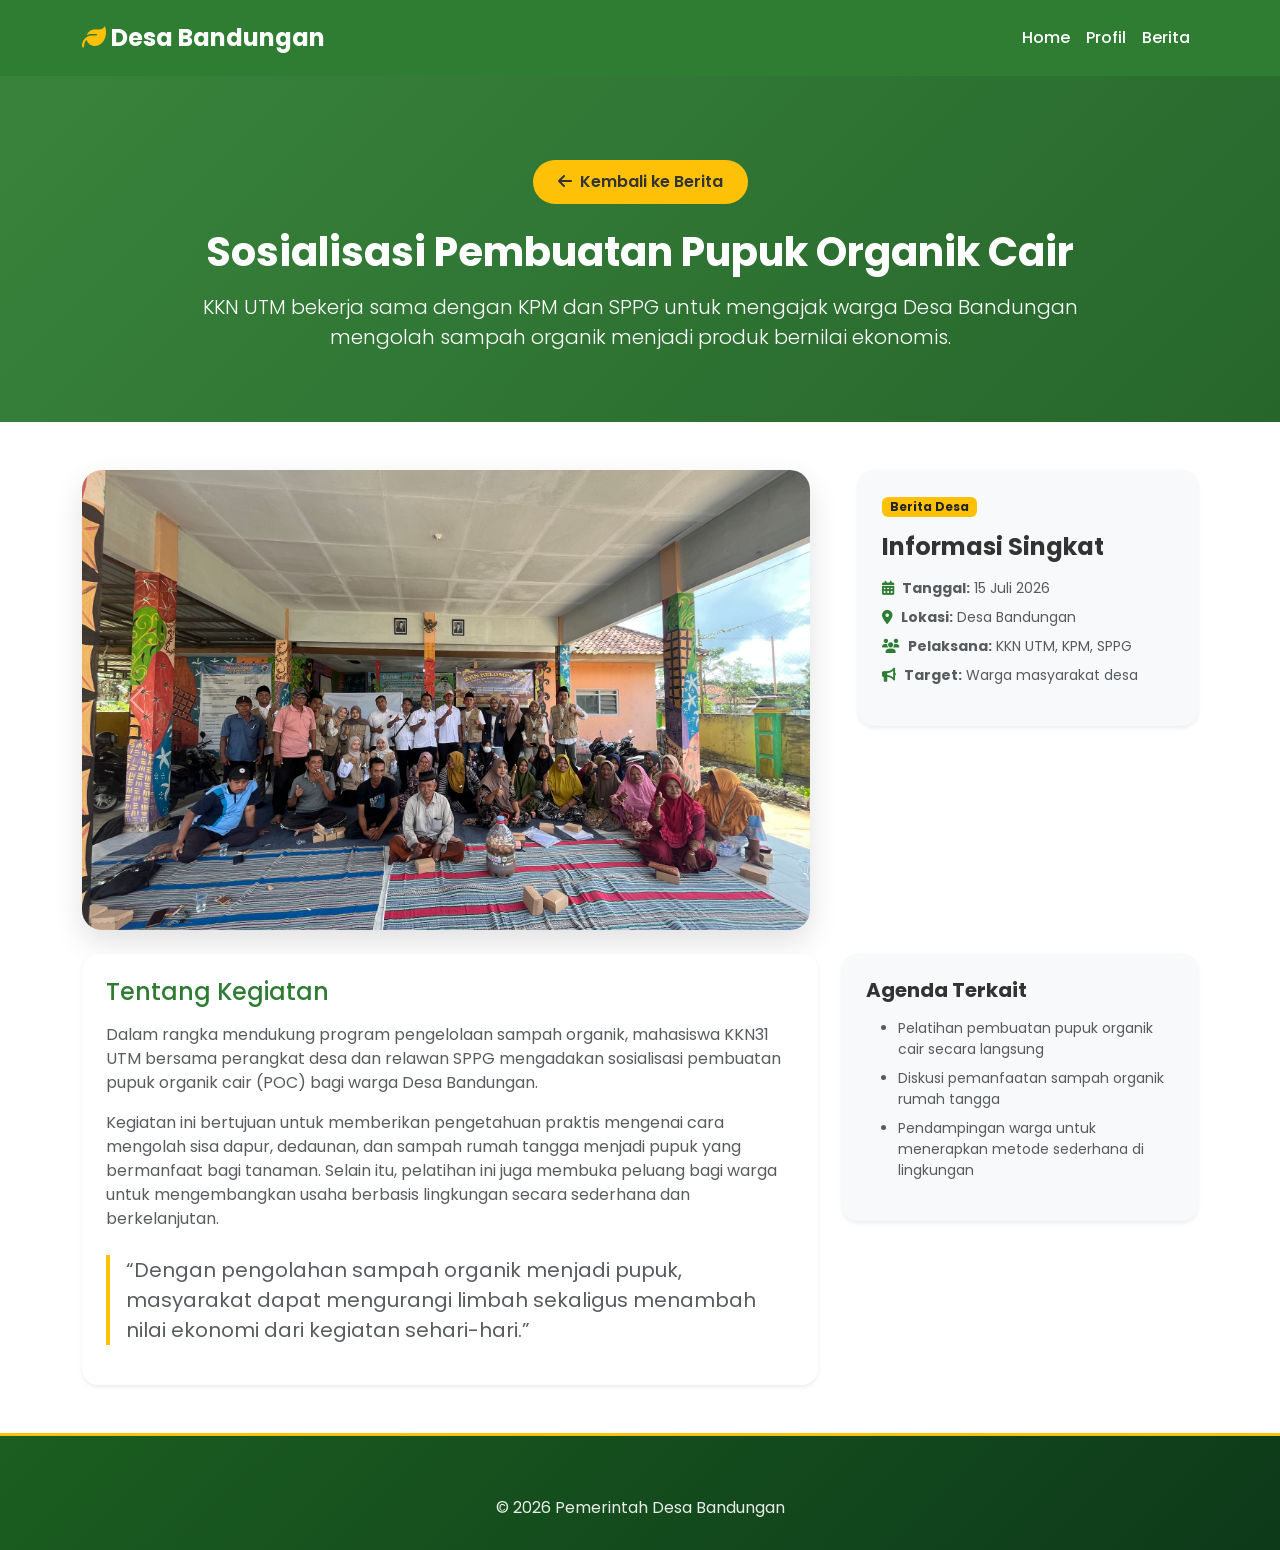
<file: berita-sosialisasi-pupuk.html>
<!DOCTYPE html>
<html lang="id">
<head>
    <meta charset="UTF-8">
    <meta name="viewport" content="width=device-width, initial-scale=1.0">
    <title>Sosialisasi Pembuatan Pupuk Organik Cair - Desa Bandungan</title>
    <meta name="description" content="Detail berita sosialisasi pembuatan pupuk organik cair di Desa Bandungan.">

    <link rel="preconnect" href="https://fonts.googleapis.com">
    <link rel="preconnect" href="https://fonts.gstatic.com" crossorigin>
    <link href="https://fonts.googleapis.com/css2?family=Poppins:wght@300;400;500;600;700&display=swap" rel="stylesheet">
    <link href="https://cdn.jsdelivr.net/npm/bootstrap@5.3.2/dist/css/bootstrap.min.css" rel="stylesheet">
    <link rel="stylesheet" href="https://cdnjs.cloudflare.com/ajax/libs/font-awesome/6.4.2/css/all.min.css">
    <link rel="stylesheet" href="styles.css">
</head>
<body>
    <nav class="navbar navbar-expand-lg navbar-dark fixed-top" id="mainNav">
        <div class="container">
            <a class="navbar-brand" href="index.html"><i class="fas fa-leaf text-accent" style="color:var(--accent-color)"></i> Desa Bandungan</a>
            <button class="navbar-toggler" type="button" data-bs-toggle="collapse" data-bs-target="#navbarNav">
                <span class="navbar-toggler-icon"></span>
            </button>
            <div class="collapse navbar-collapse" id="navbarNav">
                <ul class="navbar-nav ms-auto">
                    <li class="nav-item"><a class="nav-link" href="index.html#home">Home</a></li>
                    <li class="nav-item"><a class="nav-link" href="index.html#profil">Profil</a></li>
                    <li class="nav-item"><a class="nav-link" href="index.html#berita">Berita</a></li>
                </ul>
            </div>
        </div>
    </nav>

    <section class="news-detail-hero">
        <div class="container">
            <div class="row justify-content-center">
                <div class="col-lg-10 text-center">
                    <a href="index.html#berita" class="btn btn-accent mb-4"><i class="fas fa-arrow-left me-2"></i>Kembali ke Berita</a>
                    <h1 class="display-6 fw-bold mb-3">Sosialisasi Pembuatan Pupuk Organik Cair</h1>
                    <p class="lead mb-0">KKN UTM bekerja sama dengan KPM dan SPPG untuk mengajak warga Desa Bandungan mengolah sampah organik menjadi produk bernilai ekonomis.</p>
                </div>
            </div>
        </div>
    </section>

    <section class="py-5">
        <div class="container">
            <div class="row g-5 align-items-start">
                <div class="col-lg-8">
                    <div class="news-detail-card">
                        <div id="beritaCarousel" class="carousel slide" data-bs-ride="carousel">
                            <div class="carousel-inner">
                                <div class="carousel-item active">
                                    <img src="Berita/berita1.JPG" class="d-block w-100" alt="Sosialisasi pembuatan pupuk organik cair" style="max-height: 460px; object-fit: cover;">
                                </div>
                                <div class="carousel-item">
                                    <img src="Berita/berita1_2.JPG" class="d-block w-100" alt="Dokumentasi kegiatan sosialisasi" style="max-height: 460px; object-fit: cover;">
                                </div>
                                <div class="carousel-item">
                                    <img src="Berita/berita1_3.JPG" class="d-block w-100" alt="Peserta mengikuti pelatihan" style="max-height: 460px; object-fit: cover;">
                                </div>
                            </div>
                            <button class="carousel-control-prev" type="button" data-bs-target="#beritaCarousel" data-bs-slide="prev">
                                <span class="carousel-control-prev-icon" aria-hidden="true"></span>
                                <span class="visually-hidden">Sebelumnya</span>
                            </button>
                            <button class="carousel-control-next" type="button" data-bs-target="#beritaCarousel" data-bs-slide="next">
                                <span class="carousel-control-next-icon" aria-hidden="true"></span>
                                <span class="visually-hidden">Berikutnya</span>
                            </button>
                        </div>
                    </div>
                </div>
                <div class="col-lg-4">
                    <div class="p-4 rounded-4 shadow-sm bg-light h-100">
                        <span class="badge bg-warning text-dark mb-3">Berita Desa</span>
                        <h2 class="h4 fw-bold mb-3">Informasi Singkat</h2>
                        <ul class="list-unstyled text-muted small">
                            <li class="mb-2"><i class="fas fa-calendar-alt me-2 text-primary-custom"></i><strong>Tanggal:</strong> 15 Juli 2026</li>
                            <li class="mb-2"><i class="fas fa-map-marker-alt me-2 text-primary-custom"></i><strong>Lokasi:</strong> Desa Bandungan</li>
                            <li class="mb-2"><i class="fas fa-users me-2 text-primary-custom"></i><strong>Pelaksana:</strong> KKN UTM, KPM, SPPG</li>
                            <li class="mb-2"><i class="fas fa-bullhorn me-2 text-primary-custom"></i><strong>Target:</strong> Warga masyarakat desa</li>
                        </ul>
                    </div>
                </div>
            </div>

            <div class="row mt-4">
                <div class="col-lg-8">
                    <article class="p-4 rounded-4 shadow-sm bg-white">
                        <h3 class="h4 text-primary-custom mb-3">Tentang Kegiatan</h3>
                        <p class="text-muted">Dalam rangka mendukung program pengelolaan sampah organik, mahasiswa KKN31 UTM bersama perangkat desa dan relawan SPPG mengadakan sosialisasi pembuatan pupuk organik cair (POC) bagi warga Desa Bandungan.</p>
                        <p class="text-muted">Kegiatan ini bertujuan untuk memberikan pengetahuan praktis mengenai cara mengolah sisa dapur, dedaunan, dan sampah rumah tangga menjadi pupuk yang bermanfaat bagi tanaman. Selain itu, pelatihan ini juga membuka peluang bagi warga untuk mengembangkan usaha berbasis lingkungan secara sederhana dan berkelanjutan.</p>
                        <blockquote class="blockquote border-start border-4 border-warning ps-3 mt-4">
                            <p class="mb-0 text-muted">“Dengan pengolahan sampah organik menjadi pupuk, masyarakat dapat mengurangi limbah sekaligus menambah nilai ekonomi dari kegiatan sehari-hari.”</p>
                        </blockquote>
                    </article>
                </div>
                <div class="col-lg-4">
                    <div class="p-4 rounded-4 shadow-sm bg-light">
                        <h4 class="h5 fw-bold mb-3">Agenda Terkait</h4>
                        <ul class="text-muted small">
                            <li class="mb-2">Pelatihan pembuatan pupuk organik cair secara langsung</li>
                            <li class="mb-2">Diskusi pemanfaatan sampah organik rumah tangga</li>
                            <li class="mb-2">Pendampingan warga untuk menerapkan metode sederhana di lingkungan</li>
                        </ul>
                    </div>
                </div>
            </div>
        </div>
    </section>

    <footer>
        <div class="container text-center">
            <p class="mb-0">© 2026 Pemerintah Desa Bandungan</p>
        </div>
    </footer>

    <script src="https://cdn.jsdelivr.net/npm/bootstrap@5.3.2/dist/js/bootstrap.bundle.min.js"></script>
    <script src="script.js"></script>
</body>
</html>
</file>
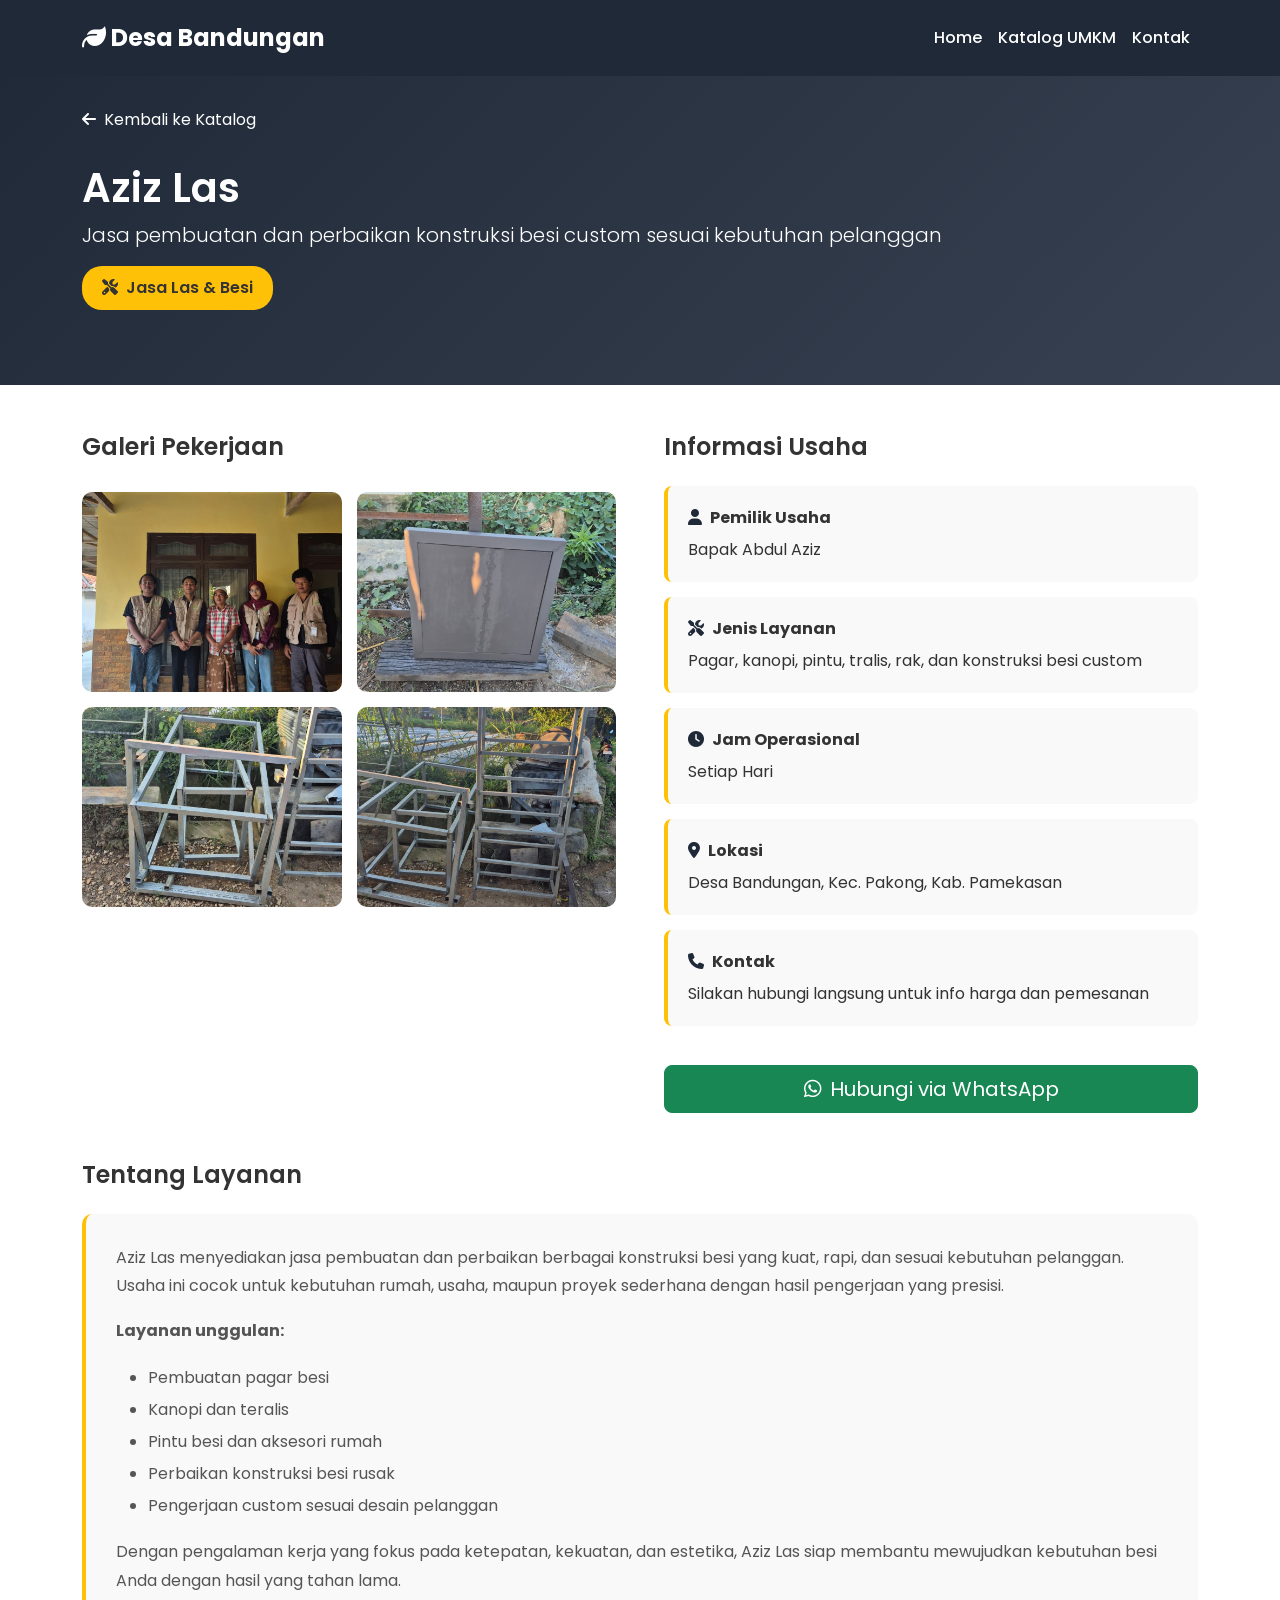
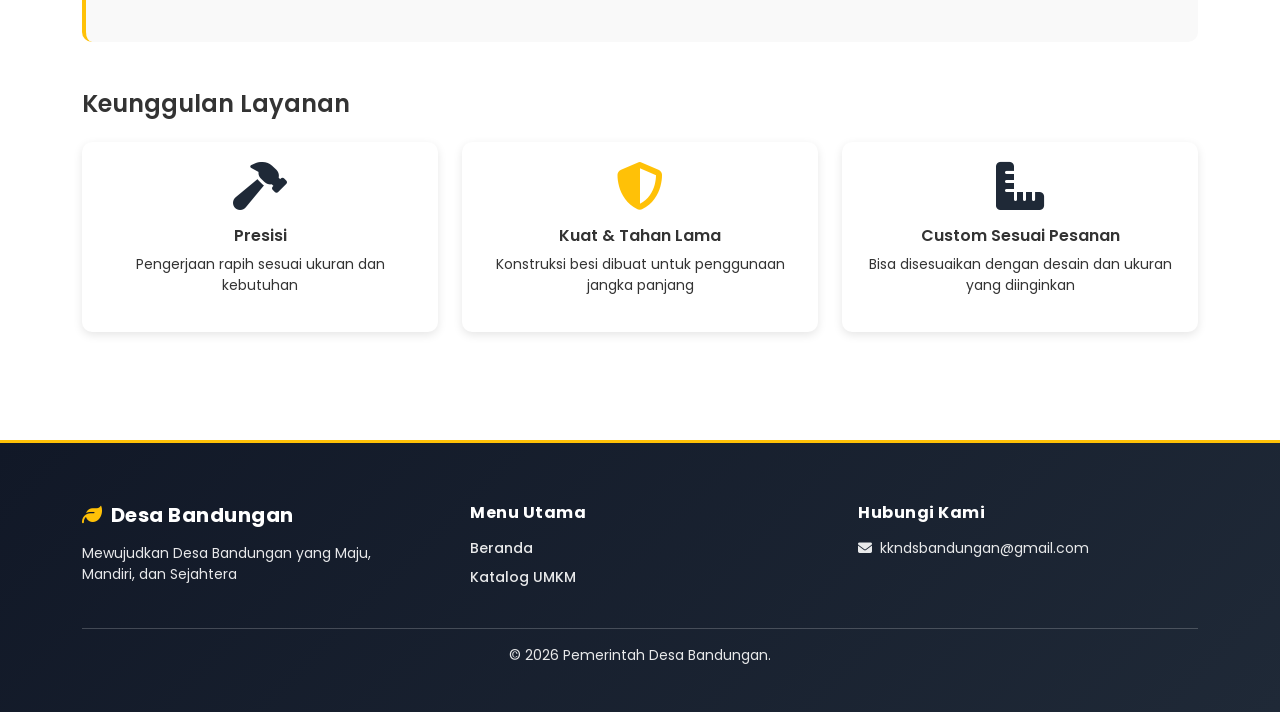
<file: umkm-aziz-las.html>
<!DOCTYPE html>
<html lang="id">
<head>
    <meta charset="UTF-8">
    <meta name="viewport" content="width=device-width, initial-scale=1.0">
    <title>Aziz Las - Desa Bandungan</title>
    <meta name="description" content="Detail usaha Aziz Las, jasa pembuatan dan perbaikan konstruksi besi di Desa Bandungan">

    <link rel="preconnect" href="https://fonts.googleapis.com">
    <link rel="preconnect" href="https://fonts.gstatic.com" crossorigin>
    <link href="https://fonts.googleapis.com/css2?family=Poppins:wght@300;400;500;600;700&display=swap" rel="stylesheet">

    <link href="https://cdn.jsdelivr.net/npm/bootstrap@5.3.2/dist/css/bootstrap.min.css" rel="stylesheet">
    <link rel="stylesheet" href="https://cdnjs.cloudflare.com/ajax/libs/font-awesome/6.4.2/css/all.min.css">
    <link rel="stylesheet" href="styles.css">
    <style>
        .detail-hero {
            background: linear-gradient(135deg, #1f2937 0%, #374151 100%);
            color: white;
            padding: 60px 0;
        }
        .product-gallery {
            display: grid;
            grid-template-columns: repeat(auto-fit, minmax(200px, 1fr));
            gap: 15px;
            margin: 30px 0;
        }
        .product-gallery img {
            width: 100%;
            height: 200px;
            object-fit: cover;
            border-radius: 10px;
            cursor: pointer;
            transition: transform 0.3s ease;
        }
        .product-gallery img:hover {
            transform: scale(1.05);
        }
        .info-card {
            background: #f9f9f9;
            border-left: 4px solid #FFC107;
            padding: 20px;
            border-radius: 8px;
            margin: 15px 0;
        }
        .badge-custom {
            background: #FFC107;
            color: #333;
            padding: 10px 20px;
            border-radius: 20px;
            font-weight: 600;
            display: inline-block;
            margin-bottom: 15px;
        }
    </style>
</head>
<body>
    <nav class="navbar navbar-expand-lg navbar-dark fixed-top" id="mainNav" style="background-color: #1f2937;">
        <div class="container">
            <a class="navbar-brand" href="index.html"><i class="fas fa-leaf"></i> Desa Bandungan</a>
            <button class="navbar-toggler" type="button" data-bs-toggle="collapse" data-bs-target="#navbarNav">
                <span class="navbar-toggler-icon"></span>
            </button>
            <div class="collapse navbar-collapse" id="navbarNav">
                <ul class="navbar-nav ms-auto">
                    <li class="nav-item"><a class="nav-link" href="index.html#home">Home</a></li>
                    <li class="nav-item"><a class="nav-link" href="index.html#umkm">Katalog UMKM</a></li>
                    <li class="nav-item"><a class="nav-link" href="index.html#kontak">Kontak</a></li>
                </ul>
            </div>
        </div>
    </nav>

    <section class="detail-hero mt-5">
        <div class="container">
            <a href="index.html#umkm" class="text-white text-decoration-none mb-3 d-inline-block">
                <i class="fas fa-arrow-left me-2"></i>Kembali ke Katalog
            </a>
            <h1 class="mt-3 mb-2">Aziz Las</h1>
            <p class="lead">Jasa pembuatan dan perbaikan konstruksi besi custom sesuai kebutuhan pelanggan</p>
            <span class="badge-custom"><i class="fas fa-tools me-2"></i>Jasa Las & Besi</span>
        </div>
    </section>

    <section class="py-5">
        <div class="container">
            <div class="row g-5">
                <div class="col-lg-6">
                    <h4 class="mb-4">Galeri Pekerjaan</h4>
                    <div class="product-gallery">
                        <img src="img_umkm4\Las1.jpeg" alt="Pekerjaan las industri">
                        <img src="img_umkm4\las2.jpeg" alt="Pembuatan pagar besi">
                        <img src="img_umkm4\las3.jpeg" alt="Konstruksi kanopi besi">
                        <img src="img_umkm4\las4.jpeg" alt="Konstruksi kanopi besi">
                    </div>
                </div>

                <div class="col-lg-6">
                    <h4 class="mb-4">Informasi Usaha</h4>

                    <div class="info-card">
                        <strong><i class="fas fa-user me-2" style="color: #1f2937;"></i>Pemilik Usaha</strong>
                        <p class="mb-0 mt-2">Bapak Abdul Aziz</p>
                    </div>

                    <div class="info-card">
                        <strong><i class="fas fa-tools me-2" style="color: #1f2937;"></i>Jenis Layanan</strong>
                        <p class="mb-0 mt-2">Pagar, kanopi, pintu, tralis, rak, dan konstruksi besi custom</p>
                    </div>

                    <div class="info-card">
                        <strong><i class="fas fa-clock me-2" style="color: #1f2937;"></i>Jam Operasional</strong>
                        <p class="mb-0 mt-2">Setiap Hari </p>
                    </div>

                    <div class="info-card">
                        <strong><i class="fas fa-map-marker-alt me-2" style="color: #1f2937;"></i>Lokasi</strong>
                        <p class="mb-0 mt-2">Desa Bandungan, Kec. Pakong, Kab. Pamekasan</p>
                    </div>

                    <div class="info-card">
                        <strong><i class="fas fa-phone me-2" style="color: #1f2937;"></i>Kontak</strong>
                        <p class="mb-0 mt-2">Silakan hubungi langsung untuk info harga dan pemesanan</p>
                    </div>

                    <a href="https://wa.me/6285200405879" target="_blank" class="btn btn-success btn-lg w-100 mt-4">
                        <i class="fab fa-whatsapp me-2"></i>Hubungi via WhatsApp
                    </a>
                </div>
            </div>

            <div class="row mt-5">
                <div class="col-lg-12">
                    <h4 class="mb-4">Tentang Layanan</h4>
                    <div style="background: #f9f9f9; padding: 30px; border-radius: 10px; border-left: 4px solid #FFC107;">
                        <p style="line-height: 1.8; color: #555;">
                            Aziz Las menyediakan jasa pembuatan dan perbaikan berbagai konstruksi besi yang kuat, rapi, dan sesuai kebutuhan pelanggan. Usaha ini cocok untuk kebutuhan rumah, usaha, maupun proyek sederhana dengan hasil pengerjaan yang presisi.
                        </p>
                        <p style="line-height: 1.8; color: #555; margin-top: 15px;"><strong>Layanan unggulan:</strong></p>
                        <ul style="line-height: 2; color: #555;">
                            <li>Pembuatan pagar besi</li>
                            <li>Kanopi dan teralis</li>
                            <li>Pintu besi dan aksesori rumah</li>
                            <li>Perbaikan konstruksi besi rusak</li>
                            <li>Pengerjaan custom sesuai desain pelanggan</li>
                        </ul>
                        <p style="line-height: 1.8; color: #555; margin-top: 15px;">
                            Dengan pengalaman kerja yang fokus pada ketepatan, kekuatan, dan estetika, Aziz Las siap membantu mewujudkan kebutuhan besi Anda dengan hasil yang tahan lama.
                        </p>
                    </div>
                </div>
            </div>

            <div class="row mt-5">
                <div class="col-lg-12">
                    <h4 class="mb-4">Keunggulan Layanan</h4>
                    <div class="row g-4">
                        <div class="col-md-4">
                            <div style="background: white; border-radius: 10px; padding: 20px; text-align: center; box-shadow: 0 3px 10px rgba(0,0,0,0.1);">
                                <i class="fas fa-hammer fa-3x mb-3" style="color: #1f2937;"></i>
                                <h6>Presisi</h6>
                                <p class="small">Pengerjaan rapih sesuai ukuran dan kebutuhan</p>
                            </div>
                        </div>
                        <div class="col-md-4">
                            <div style="background: white; border-radius: 10px; padding: 20px; text-align: center; box-shadow: 0 3px 10px rgba(0,0,0,0.1);">
                                <i class="fas fa-shield-alt fa-3x mb-3" style="color: #FFC107;"></i>
                                <h6>Kuat & Tahan Lama</h6>
                                <p class="small">Konstruksi besi dibuat untuk penggunaan jangka panjang</p>
                            </div>
                        </div>
                        <div class="col-md-4">
                            <div style="background: white; border-radius: 10px; padding: 20px; text-align: center; box-shadow: 0 3px 10px rgba(0,0,0,0.1);">
                                <i class="fas fa-ruler-combined fa-3x mb-3" style="color: #1f2937;"></i>
                                <h6>Custom Sesuai Pesanan</h6>
                                <p class="small">Bisa disesuaikan dengan desain dan ukuran yang diinginkan</p>
                            </div>
                        </div>
                    </div>
                </div>
            </div>
        </div>
    </section>

    <footer style="background: linear-gradient(135deg, #111827 0%, #1f2937 100%); color: white; padding: 60px 0 30px; margin-top: 60px;">
        <div class="container">
            <div class="row g-5">
                <div class="col-lg-4">
                    <h5 class="mb-3"><i class="fas fa-leaf me-2" style="color: #FFC107;"></i>Desa Bandungan</h5>
                    <p class="small">Mewujudkan Desa Bandungan yang Maju, Mandiri, dan Sejahtera</p>
                </div>
                <div class="col-lg-4">
                    <h6 class="mb-3">Menu Utama</h6>
                    <ul class="list-unstyled small">
                        <li class="mb-2"><a href="index.html" style="color: white; text-decoration: none;">Beranda</a></li>
                        <li class="mb-2"><a href="index.html#umkm" style="color: white; text-decoration: none;">Katalog UMKM</a></li>
                    </ul>
                </div>
                <div class="col-lg-4">
                    <h6 class="mb-3">Hubungi Kami</h6>
                    <p class="small"><i class="fas fa-envelope me-2"></i>kkndsbandungan@gmail.com</p>
                </div>
            </div>
            <div class="text-center small mt-4 pt-3" style="border-top: 1px solid rgba(255,255,255,0.2);">
                <p>&copy; 2026 Pemerintah Desa Bandungan.</p>
            </div>
        </div>
    </footer>

    <script src="https://cdn.jsdelivr.net/npm/bootstrap@5.3.2/dist/js/bootstrap.bundle.min.js"></script>
</body>
</html>
</file>
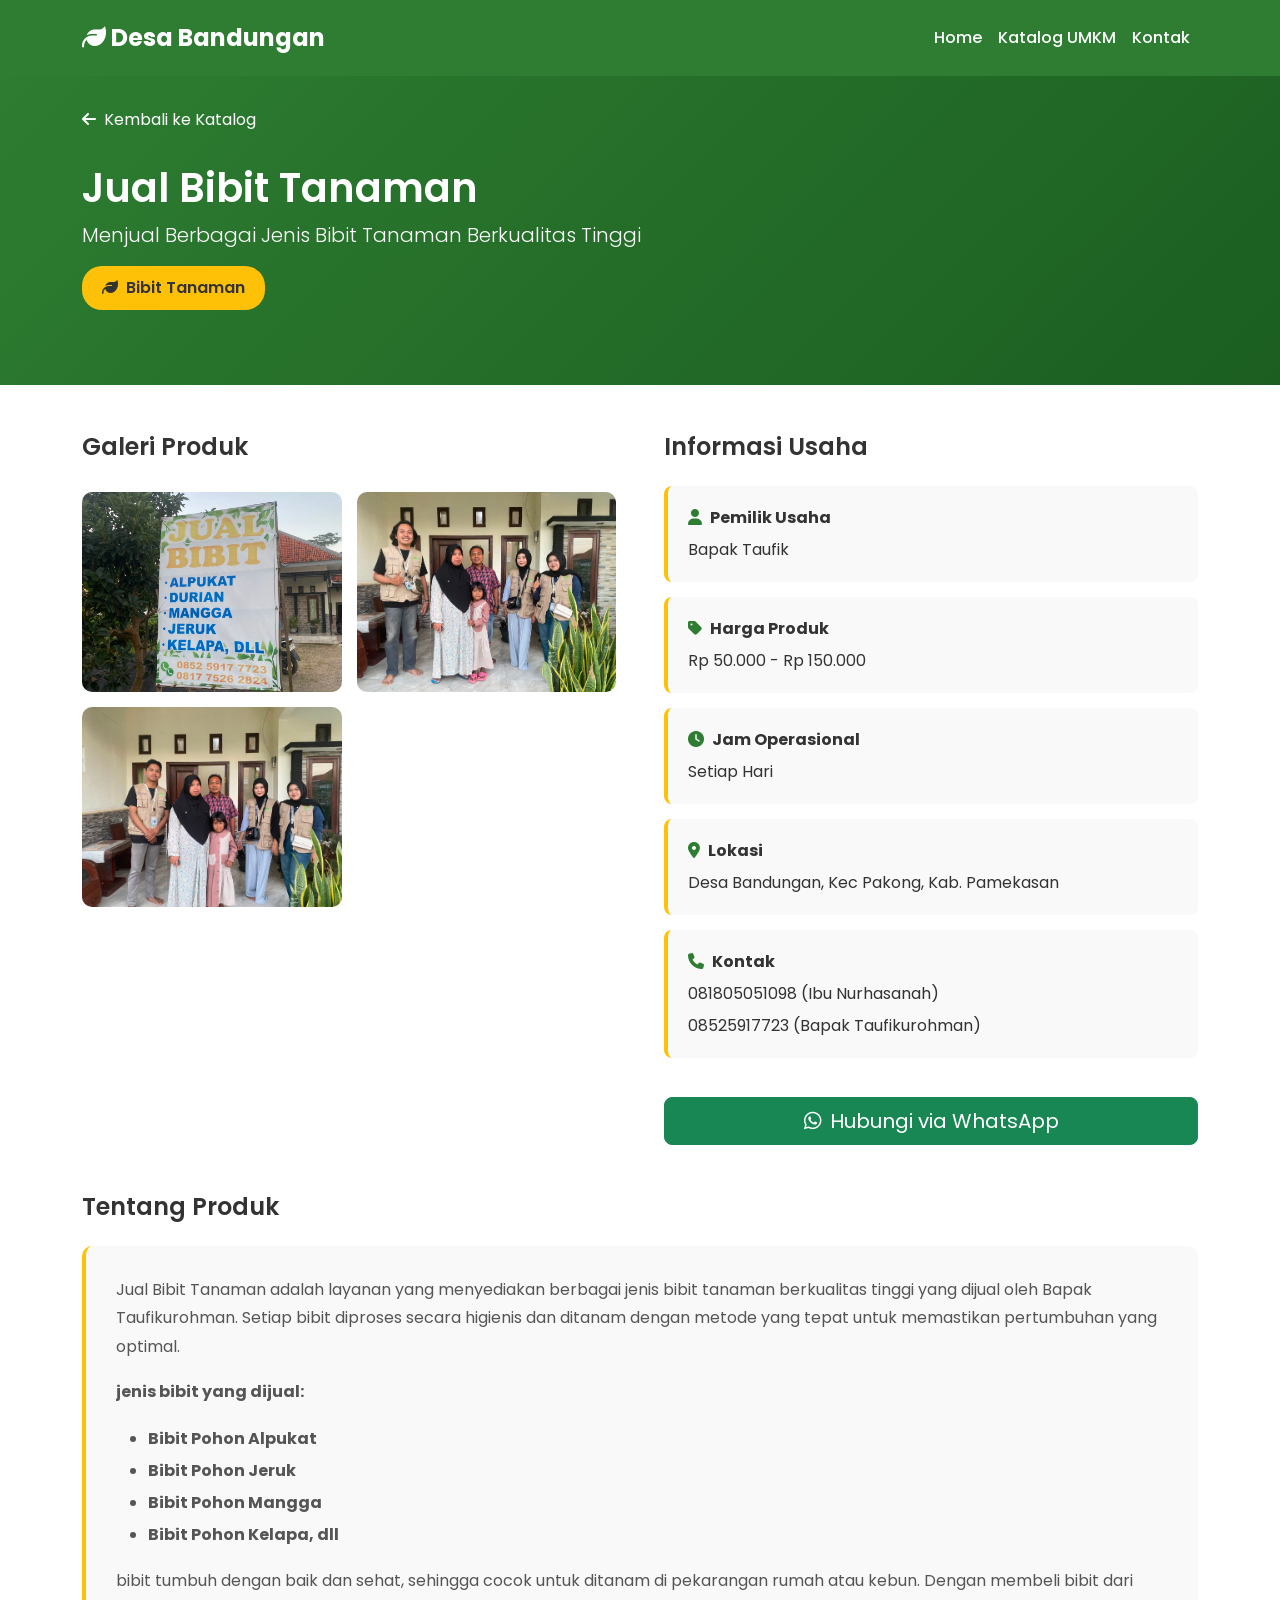
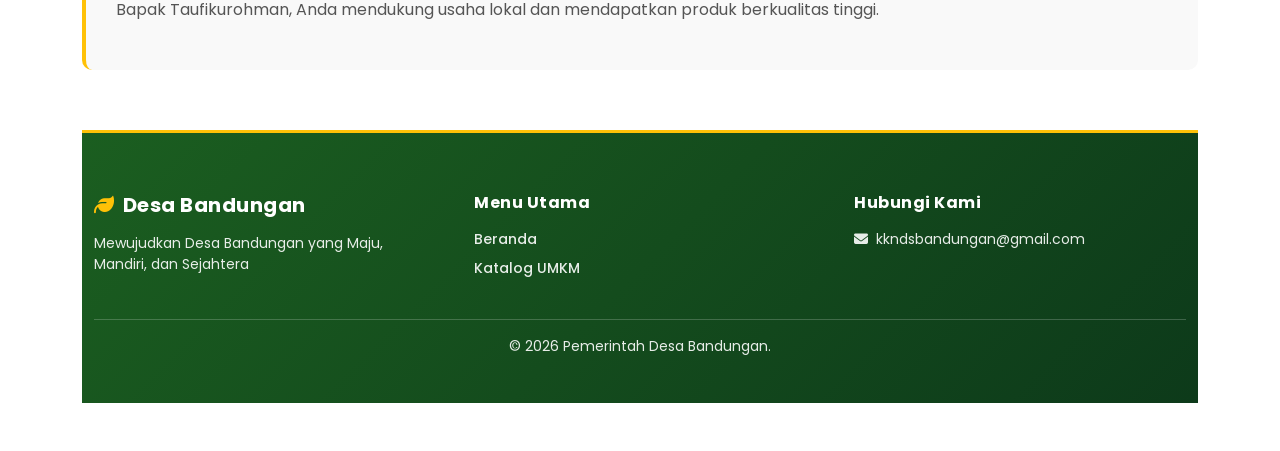
<file: umkm-jual-bibit.html>
<!DOCTYPE html>
<html lang="id">
<head>
    <meta charset="UTF-8">
    <meta name="viewport" content="width=device-width, initial-scale=1.0">
    <title>Jual Bibit - Desa Bandungan</title>
    <meta name="description" content="Detail produk Jual Bibit - Minuman Tradisional dari Desa Bandungan">
    
    <!-- Google Fonts: Poppins -->
    <link rel="preconnect" href="https://fonts.googleapis.com">
    <link rel="preconnect" href="https://fonts.gstatic.com" crossorigin>
    <link href="https://fonts.googleapis.com/css2?family=Poppins:wght@300;400;500;600;700&display=swap" rel="stylesheet">
    
    <!-- Bootstrap 5 CSS -->
    <link href="https://cdn.jsdelivr.net/npm/bootstrap@5.3.2/dist/css/bootstrap.min.css" rel="stylesheet">
    
    <!-- Font Awesome -->
    <link rel="stylesheet" href="https://cdnjs.cloudflare.com/ajax/libs/font-awesome/6.4.2/css/all.min.css">
    
    <link rel="stylesheet" href="styles.css">
    <style>
        .detail-hero {
            background: linear-gradient(135deg, #2E7D32 0%, #1b5e20 100%);
            color: white;
            padding: 60px 0;
        }
        .product-gallery {
            display: grid;
            grid-template-columns: repeat(auto-fit, minmax(200px, 1fr));
            gap: 15px;
            margin: 30px 0;
        }
        .product-gallery img {
            width: 100%;
            height: 200px;
            object-fit: cover;
            border-radius: 10px;
            cursor: pointer;
            transition: transform 0.3s ease;
        }
        .product-gallery img:hover {
            transform: scale(1.05);
        }
        .info-card {
            background: #f9f9f9;
            border-left: 4px solid #FFC107;
            padding: 20px;
            border-radius: 8px;
            margin: 15px 0;
        }
        .badge-custom {
            background: #FFC107;
            color: #333;
            padding: 10px 20px;
            border-radius: 20px;
            font-weight: 600;
            display: inline-block;
            margin-bottom: 15px;
        }
        .benefit-item {
            display: flex;
            align-items: flex-start;
            margin-bottom: 15px;
        }
        .benefit-item i {
            color: #2E7D32;
            margin-right: 15px;
            margin-top: 3px;
            font-size: 1.2rem;
        }
        .benefit-item p {
            margin: 0;
            color: #555;
        }
    </style>
</head>
<body>
    <!-- Navbar -->
    <nav class="navbar navbar-expand-lg navbar-dark fixed-top" id="mainNav" style="background-color: #2E7D32;">
        <div class="container">
            <a class="navbar-brand" href="index.html"><i class="fas fa-leaf"></i> Desa Bandungan</a>
            <button class="navbar-toggler" type="button" data-bs-toggle="collapse" data-bs-target="#navbarNav">
                <span class="navbar-toggler-icon"></span>
            </button>
            <div class="collapse navbar-collapse" id="navbarNav">
                <ul class="navbar-nav ms-auto">
                    <li class="nav-item"><a class="nav-link" href="index.html#home">Home</a></li>
                    <li class="nav-item"><a class="nav-link" href="index.html#umkm">Katalog UMKM</a></li>
                    <li class="nav-item"><a class="nav-link" href="index.html#kontak">Kontak</a></li>
                </ul>
            </div>
        </div>
    </nav>

    <!-- Detail Hero -->
    <section class="detail-hero mt-5">
        <div class="container">
            <a href="index.html#umkm" class="text-white text-decoration-none mb-3 d-inline-block">
                <i class="fas fa-arrow-left me-2"></i>Kembali ke Katalog
            </a>
            <h1 class="mt-3 mb-2">Jual Bibit Tanaman</h1>
            <p class="lead">Menjual Berbagai Jenis Bibit Tanaman Berkualitas Tinggi</p>
            <span class="badge-custom"><i class="fas fa-leaf me-2"></i>Bibit Tanaman</span>
        </div>
    </section>

    <!-- Detail Content -->
    <section class="py-5">
        <div class="container">
            <div class="row g-5">
                <!-- Galeri Produk -->
                <div class="col-lg-6">
                    <h4 class="mb-4">Galeri Produk</h4>
                    <div class="product-gallery">
                        <img src="img_umkm3\JualBibit.jpeg" alt="Jual Bibit 1">
                        <img src="img_umkm3\BIBIT1.jpeg" alt="Jual Bibit 1">
                        <img src="img_umkm3\Bibit2.jpeg" alt="Jual Bibit 1">
                    </div>
                </div>

                <!-- Informasi Detail -->
                <div class="col-lg-6">
                    <h4 class="mb-4">Informasi Usaha</h4>
                    
                    <div class="info-card">
                        <strong><i class="fas fa-user me-2" style="color: #2E7D32;"></i>Pemilik Usaha</strong>
                        <p class="mb-0 mt-2">Bapak Taufik</p>
                    </div>

                    <div class="info-card">
                        <strong><i class="fas fa-tag me-2" style="color: #2E7D32;"></i>Harga Produk</strong>
                        <p class="mb-0 mt-2">Rp 50.000 - Rp 150.000</p>
                    </div>

                    <div class="info-card">
                        <strong><i class="fas fa-clock me-2" style="color: #2E7D32;"></i>Jam Operasional</strong>
                        <p class="mb-0 mt-2">Setiap Hari</p>
                    </div>

                    <div class="info-card">
                        <strong><i class="fas fa-map-marker-alt me-2" style="color: #2E7D32;"></i>Lokasi</strong>
                        <p class="mb-0 mt-2">Desa Bandungan, Kec Pakong, Kab. Pamekasan</p>
                    </div>

                    <div class="info-card">
                        <strong><i class="fas fa-phone me-2" style="color: #2E7D32;"></i>Kontak</strong>
                        <p class="mb-0 mt-2">081805051098 (Ibu Nurhasanah)</p>
                        <p class="mb-0 mt-2">08525917723 (Bapak Taufikurohman)</p>
                    </div>

                    <a href="https://wa.me/6281805051098" target="_blank" class="btn btn-success btn-lg w-100 mt-4">
                        <i class="fab fa-whatsapp me-2"></i>Hubungi via WhatsApp
                    </a>
                </div>
            </div>

            <!-- Deskripsi Produk -->
            <div class="row mt-5">
                <div class="col-lg-12">
                    <h4 class="mb-4">Tentang Produk</h4>
                    <div style="background: #f9f9f9; padding: 30px; border-radius: 10px; border-left: 4px solid #FFC107;">
                        <p style="line-height: 1.8; color: #555;">
                            Jual Bibit Tanaman adalah layanan yang menyediakan berbagai jenis bibit tanaman berkualitas tinggi yang dijual oleh Bapak Taufikurohman. Setiap bibit diproses secara higienis dan ditanam dengan metode yang tepat untuk memastikan pertumbuhan yang optimal.
                        </p>
                        <p style="line-height: 1.8; color: #555; margin-top: 15px;">
                            <strong>jenis bibit yang dijual:</strong>
                        </p>
                        <ul style="line-height: 2; color: #555;">
                            <li><strong>Bibit Pohon Alpukat</strong></li>
                            <li><strong>Bibit Pohon Jeruk</strong></li>
                            <li><strong>Bibit Pohon Mangga</strong></li>
                            <li><strong>Bibit Pohon Kelapa, dll</strong></li>
                        </ul>
                        <p style="line-height: 1.8; color: #555; margin-top: 15px;">
                            bibit tumbuh dengan baik dan sehat, sehingga cocok untuk ditanam di pekarangan rumah atau kebun. Dengan membeli bibit dari Bapak Taufikurohman, Anda mendukung usaha lokal dan mendapatkan produk berkualitas tinggi.
                        </p>
                    </div>
                </div>
            </div>
            


    <!-- Footer -->
    <footer style="background: linear-gradient(135deg, #1b5e20 0%, #0d3a1a 100%); color: white; padding: 60px 0 30px; margin-top: 60px;">
        <div class="container">
            <div class="row g-5">
                <div class="col-lg-4">
                    <h5 class="mb-3"><i class="fas fa-leaf me-2" style="color: #FFC107;"></i>Desa Bandungan</h5>
                    <p class="small">Mewujudkan Desa Bandungan yang Maju, Mandiri, dan Sejahtera</p>
                </div>
                <div class="col-lg-4">
                    <h6 class="mb-3">Menu Utama</h6>
                    <ul class="list-unstyled small">
                        <li class="mb-2"><a href="index.html" style="color: white; text-decoration: none;">Beranda</a></li>
                        <li class="mb-2"><a href="index.html#umkm" style="color: white; text-decoration: none;">Katalog UMKM</a></li>
                    </ul>
                </div>
                <div class="col-lg-4">
                    <h6 class="mb-3">Hubungi Kami</h6>
                    <p class="small"><i class="fas fa-envelope me-2"></i>kkndsbandungan@gmail.com</p>
                </div>
            </div>
            <div class="text-center small mt-4 pt-3" style="border-top: 1px solid rgba(255,255,255,0.2);">
                <p>&copy; 2026 Pemerintah Desa Bandungan.</p>
            </div>
        </div>
    </footer>

    <script src="https://cdn.jsdelivr.net/npm/bootstrap@5.3.2/dist/js/bootstrap.bundle.min.js"></script>
</body>
</html>
</file>
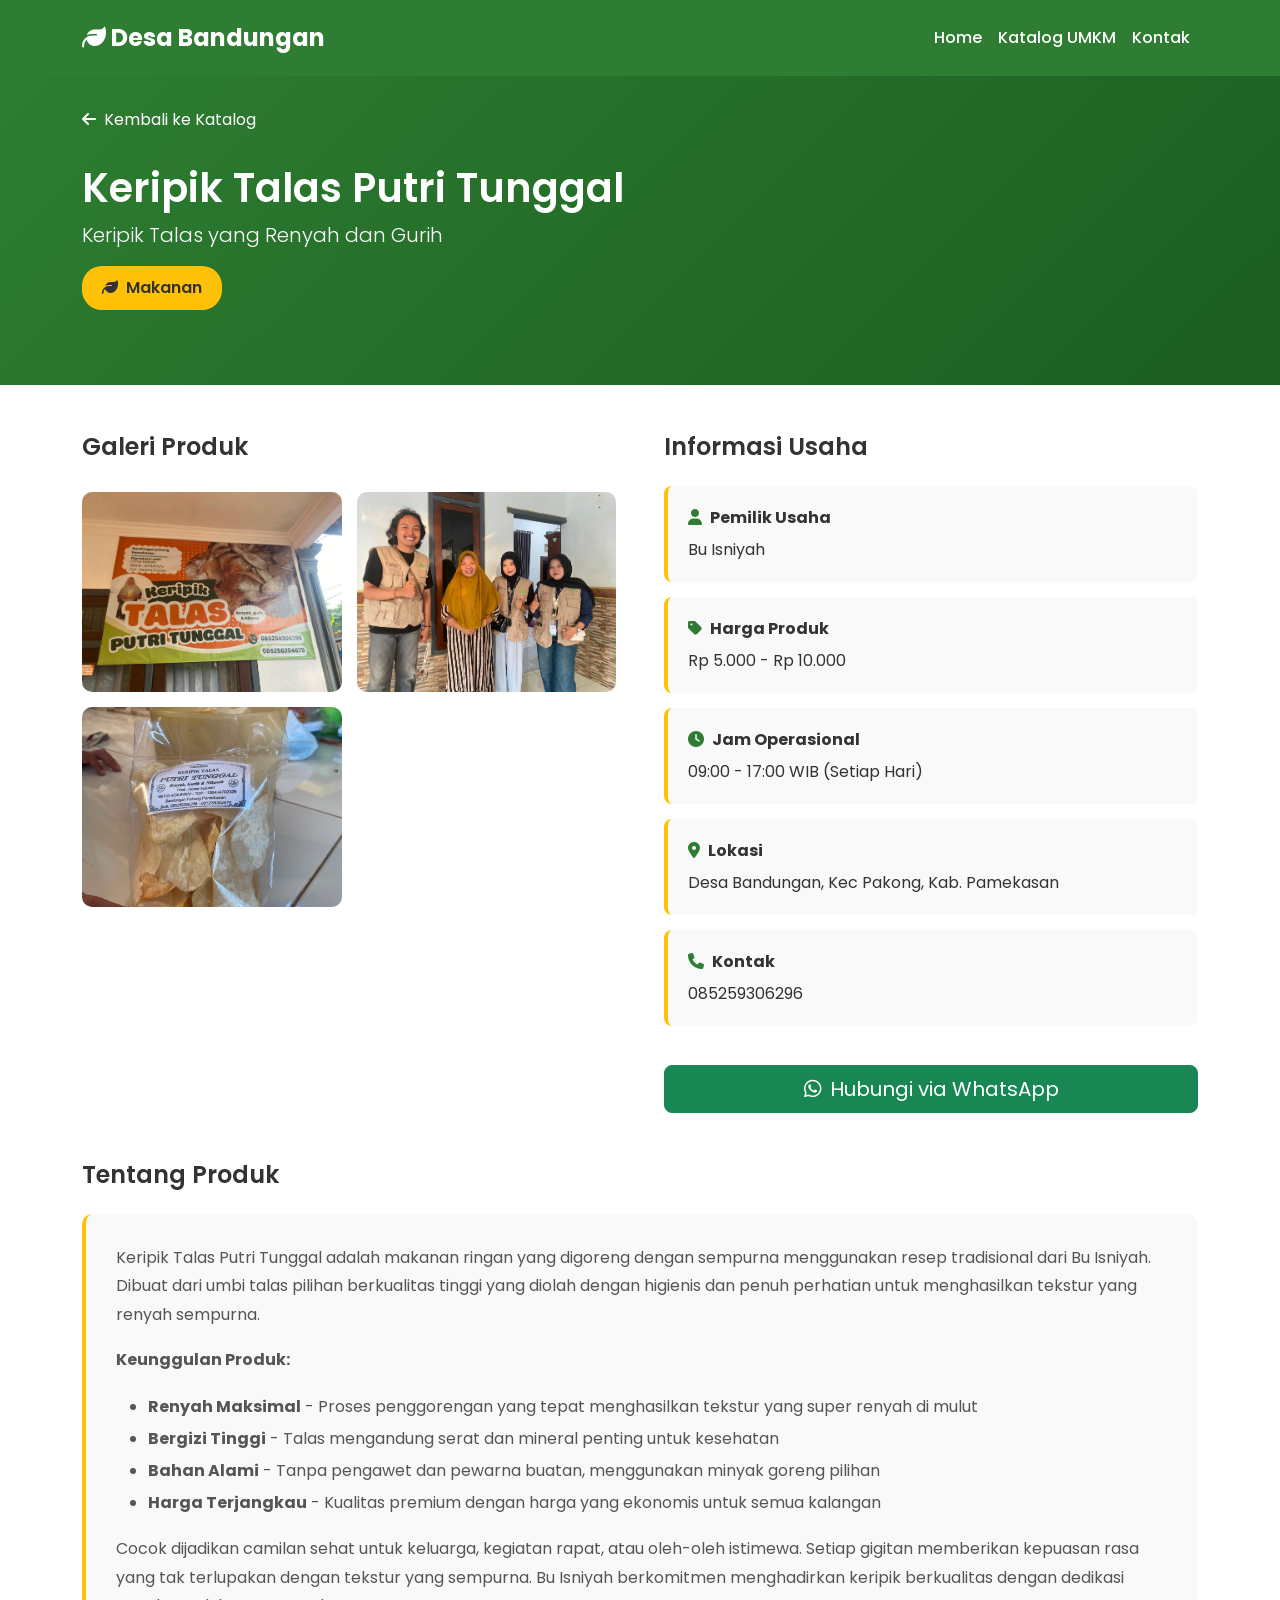
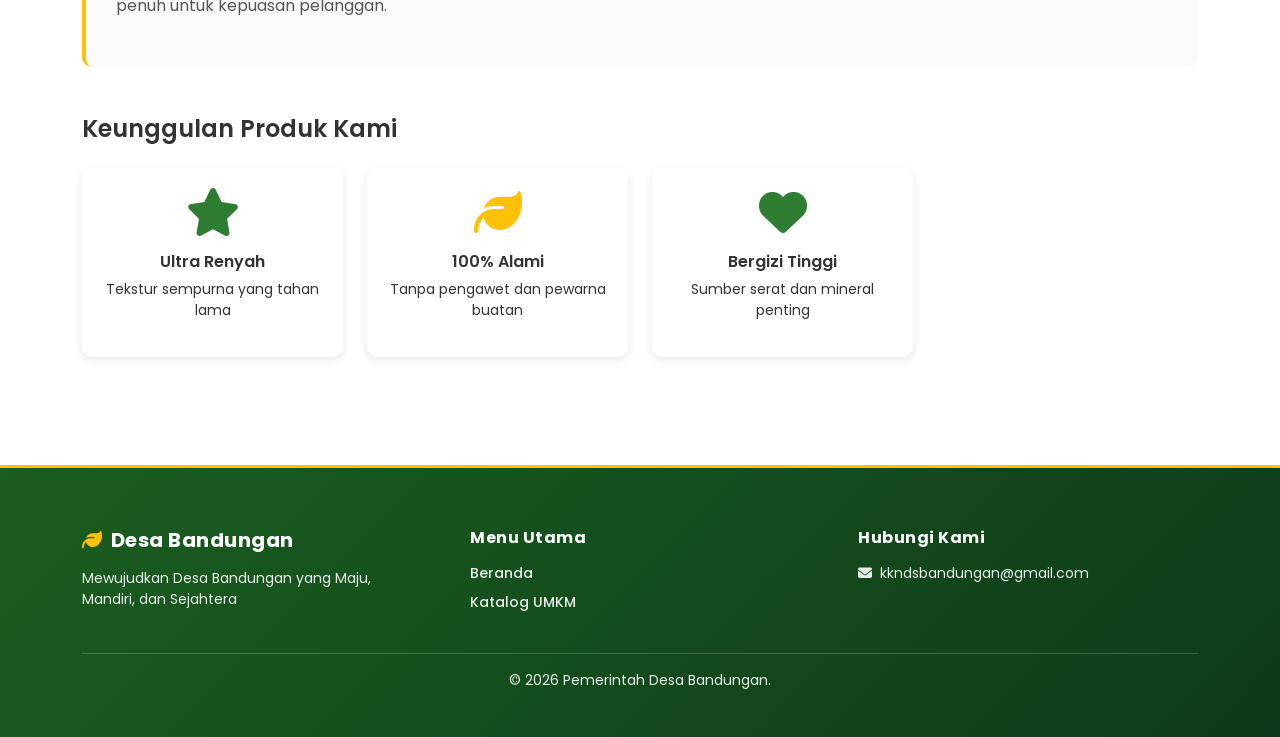
<file: umkm-Keripik-Talas-Putri-Tunggal.html>
<!DOCTYPE html>
<html lang="id">
<head>
    <meta charset="UTF-8">
    <meta name="viewport" content="width=device-width, initial-scale=1.0">
    <title>keripik talas  - Desa Bandungan</title>
    <meta name="description" content="Detail produk Anyaman Bambu Pak Harno - Kerajinan Bambu Handmade dari Desa Bandungan">
    
    <!-- Google Fonts: Poppins -->
    <link rel="preconnect" href="https://fonts.googleapis.com">
    <link rel="preconnect" href="https://fonts.gstatic.com" crossorigin>
    <link href="https://fonts.googleapis.com/css2?family=Poppins:wght@300;400;500;600;700&display=swap" rel="stylesheet">
    
    <!-- Bootstrap 5 CSS -->
    <link href="https://cdn.jsdelivr.net/npm/bootstrap@5.3.2/dist/css/bootstrap.min.css" rel="stylesheet">
    
    <!-- Font Awesome -->
    <link rel="stylesheet" href="https://cdnjs.cloudflare.com/ajax/libs/font-awesome/6.4.2/css/all.min.css">
    
    <link rel="stylesheet" href="styles.css">
    <style>
        .detail-hero {
            background: linear-gradient(135deg, #2E7D32 0%, #1b5e20 100%);
            color: white;
            padding: 60px 0;
        }
        .product-gallery {
            display: grid;
            grid-template-columns: repeat(auto-fit, minmax(200px, 1fr));
            gap: 15px;
            margin: 30px 0;
        }
        .product-gallery img {
            width: 100%;
            height: 200px;
            object-fit: cover;
            border-radius: 10px;
            cursor: pointer;
            transition: transform 0.3s ease;
        }
        .product-gallery img:hover {
            transform: scale(1.05);
        }
        .info-card {
            background: #f9f9f9;
            border-left: 4px solid #FFC107;
            padding: 20px;
            border-radius: 8px;
            margin: 15px 0;
        }
        .badge-custom {
            background: #FFC107;
            color: #333;
            padding: 10px 20px;
            border-radius: 20px;
            font-weight: 600;
            display: inline-block;
            margin-bottom: 15px;
        }
    </style>
</head>
<body>
    <!-- Navbar -->
    <nav class="navbar navbar-expand-lg navbar-dark fixed-top" id="mainNav" style="background-color: #2E7D32;">
        <div class="container">
            <a class="navbar-brand" href="index.html"><i class="fas fa-leaf"></i> Desa Bandungan</a>
            <button class="navbar-toggler" type="button" data-bs-toggle="collapse" data-bs-target="#navbarNav">
                <span class="navbar-toggler-icon"></span>
            </button>
            <div class="collapse navbar-collapse" id="navbarNav">
                <ul class="navbar-nav ms-auto">
                    <li class="nav-item"><a class="nav-link" href="index.html#home">Home</a></li>
                    <li class="nav-item"><a class="nav-link" href="index.html#umkm">Katalog UMKM</a></li>
                    <li class="nav-item"><a class="nav-link" href="index.html#kontak">Kontak</a></li>
                </ul>
            </div>
        </div>
    </nav>

    <!-- Detail Hero -->
    <section class="detail-hero mt-5">
        <div class="container">
            <a href="index.html#umkm" class="text-white text-decoration-none mb-3 d-inline-block">
                <i class="fas fa-arrow-left me-2"></i>Kembali ke Katalog
            </a>
            <h1 class="mt-3 mb-2">Keripik Talas Putri Tunggal</h1>
            <p class="lead">Keripik Talas yang Renyah dan Gurih</p>
            <span class="badge-custom"><i class="fas fa-leaf me-2"></i>Makanan</span>
        </div>
    </section>

    <!-- Detail Content -->
    <section class="py-5">
        <div class="container">
            <div class="row g-5">
                <!-- Galeri Produk -->
                <div class="col-lg-6">
                    <h4 class="mb-4">Galeri Produk</h4>
                    <div class="product-gallery">
                        <img src="img_umkm2\Banner Kripik Talas .jpeg" alt="Keripik Talas 1">
                        <img src="img_umkm2\FotoTalas1.jpeg" alt="Keripik Talas 2">
                        <img src="img_umkm2\KripikTalas.jpeg" alt="Keripik Talas 3">
                    </div>
                </div>

                <!-- Informasi Detail -->
                <div class="col-lg-6">
                    <h4 class="mb-4">Informasi Usaha</h4>
                    
                    <div class="info-card">
                        <strong><i class="fas fa-user me-2" style="color: #2E7D32;"></i>Pemilik Usaha</strong>
                        <p class="mb-0 mt-2">Bu Isniyah</p>
                    </div>

                    <div class="info-card">
                        <strong><i class="fas fa-tag me-2" style="color: #2E7D32;"></i>Harga Produk</strong>
                        <p class="mb-0 mt-2">Rp 5.000 - Rp 10.000</p>
                    </div>

                    <div class="info-card">
                        <strong><i class="fas fa-clock me-2" style="color: #2E7D32;"></i>Jam Operasional</strong>
                        <p class="mb-0 mt-2">09:00 - 17:00 WIB (Setiap Hari)</p>
                    </div>

                    <div class="info-card">
                        <strong><i class="fas fa-map-marker-alt me-2" style="color: #2E7D32;"></i>Lokasi</strong>
                        <p class="mb-0 mt-2"> Desa Bandungan, Kec Pakong, Kab. Pamekasan</p>
                    </div>

                    <div class="info-card">
                        <strong><i class="fas fa-phone me-2" style="color: #2E7D32;"></i>Kontak</strong>
                        <p class="mb-0 mt-2">085259306296</p>
                    </div>

                    <a href="https://wa.me/6285259306296" target="_blank" class="btn btn-success btn-lg w-100 mt-4">
                        <i class="fab fa-whatsapp me-2"></i>Hubungi via WhatsApp
                    </a>
                </div>
            </div>

            <!-- Deskripsi Produk -->
            <div class="row mt-5">
                <div class="col-lg-12">
                    <h4 class="mb-4">Tentang Produk</h4>
                    <div style="background: #f9f9f9; padding: 30px; border-radius: 10px; border-left: 4px solid #FFC107;">
                        <p style="line-height: 1.8; color: #555;">
                            Keripik Talas Putri Tunggal adalah makanan ringan yang digoreng dengan sempurna menggunakan resep tradisional dari Bu Isniyah. Dibuat dari umbi talas pilihan berkualitas tinggi yang diolah dengan higienis dan penuh perhatian untuk menghasilkan tekstur yang renyah sempurna.
                        </p>
                        <p style="line-height: 1.8; color: #555; margin-top: 15px;">
                            <strong>Keunggulan Produk:</strong>
                        </p>
                        <ul style="line-height: 2; color: #555;">
                            <li><strong>Renyah Maksimal</strong> - Proses penggorengan yang tepat menghasilkan tekstur yang super renyah di mulut</li>
                            <li><strong>Bergizi Tinggi</strong> - Talas mengandung serat dan mineral penting untuk kesehatan</li>
                            <li><strong>Bahan Alami</strong> - Tanpa pengawet dan pewarna buatan, menggunakan minyak goreng pilihan</li>
                            <li><strong>Harga Terjangkau</strong> - Kualitas premium dengan harga yang ekonomis untuk semua kalangan</li>
                        </ul>
                        <p style="line-height: 1.8; color: #555; margin-top: 15px;">
                            Cocok dijadikan camilan sehat untuk keluarga, kegiatan rapat, atau oleh-oleh istimewa. Setiap gigitan memberikan kepuasan rasa yang tak terlupakan dengan tekstur yang sempurna. Bu Isniyah berkomitmen menghadirkan keripik berkualitas dengan dedikasi penuh untuk kepuasan pelanggan.
                        </p>
                    </div>
                </div>
            </div>

            <!-- Keunggulan -->
            <div class="row mt-5">
                <div class="col-lg-12">
                    <h4 class="mb-4">Keunggulan Produk Kami</h4>
                    <div class="row g-4">
                        <div class="col-md-3">
                            <div style="background: white; border-radius: 10px; padding: 20px; text-align: center; box-shadow: 0 3px 10px rgba(0,0,0,0.1);">
                                <i class="fas fa-star fa-3x mb-3" style="color: #2E7D32;"></i>
                                <h6>Ultra Renyah</h6>
                                <p class="small">Tekstur sempurna yang tahan lama</p>
                            </div>
                        </div>
                        <div class="col-md-3">
                            <div style="background: white; border-radius: 10px; padding: 20px; text-align: center; box-shadow: 0 3px 10px rgba(0,0,0,0.1);">
                                <i class="fas fa-leaf fa-3x mb-3" style="color: #FFC107;"></i>
                                <h6>100% Alami</h6>
                                <p class="small">Tanpa pengawet dan pewarna buatan</p>
                            </div>
                        </div>
                        <div class="col-md-3">
                            <div style="background: white; border-radius: 10px; padding: 20px; text-align: center; box-shadow: 0 3px 10px rgba(0,0,0,0.1);">
                                <i class="fas fa-heart fa-3x mb-3" style="color: #2E7D32;"></i>
                                <h6>Bergizi Tinggi</h6>
                                <p class="small">Sumber serat dan mineral penting</p>
                            </div>
                        </div>
                    </div>
                </div>
            </div>
        </div>
    </section>

    <!-- Footer -->
    <footer style="background: linear-gradient(135deg, #1b5e20 0%, #0d3a1a 100%); color: white; padding: 60px 0 30px; margin-top: 60px;">
        <div class="container">
            <div class="row g-5">
                <div class="col-lg-4">
                    <h5 class="mb-3"><i class="fas fa-leaf me-2" style="color: #FFC107;"></i>Desa Bandungan</h5>
                    <p class="small">Mewujudkan Desa Bandungan yang Maju, Mandiri, dan Sejahtera</p>
                </div>
                <div class="col-lg-4">
                    <h6 class="mb-3">Menu Utama</h6>
                    <ul class="list-unstyled small">
                        <li class="mb-2"><a href="index.html" style="color: white; text-decoration: none;">Beranda</a></li>
                        <li class="mb-2"><a href="index.html#umkm" style="color: white; text-decoration: none;">Katalog UMKM</a></li>
                    </ul>
                </div>
                <div class="col-lg-4">
                    <h6 class="mb-3">Hubungi Kami</h6>
                    <p class="small"><i class="fas fa-envelope me-2"></i>kkndsbandungan@gmail.com</p>
                </div>
            </div>
            <div class="text-center small mt-4 pt-3" style="border-top: 1px solid rgba(255,255,255,0.2);">
                <p>&copy; 2026 Pemerintah Desa Bandungan.</p>
            </div>
        </div>
    </footer>

    <script src="https://cdn.jsdelivr.net/npm/bootstrap@5.3.2/dist/js/bootstrap.bundle.min.js"></script>
</body>
</html>
</file>
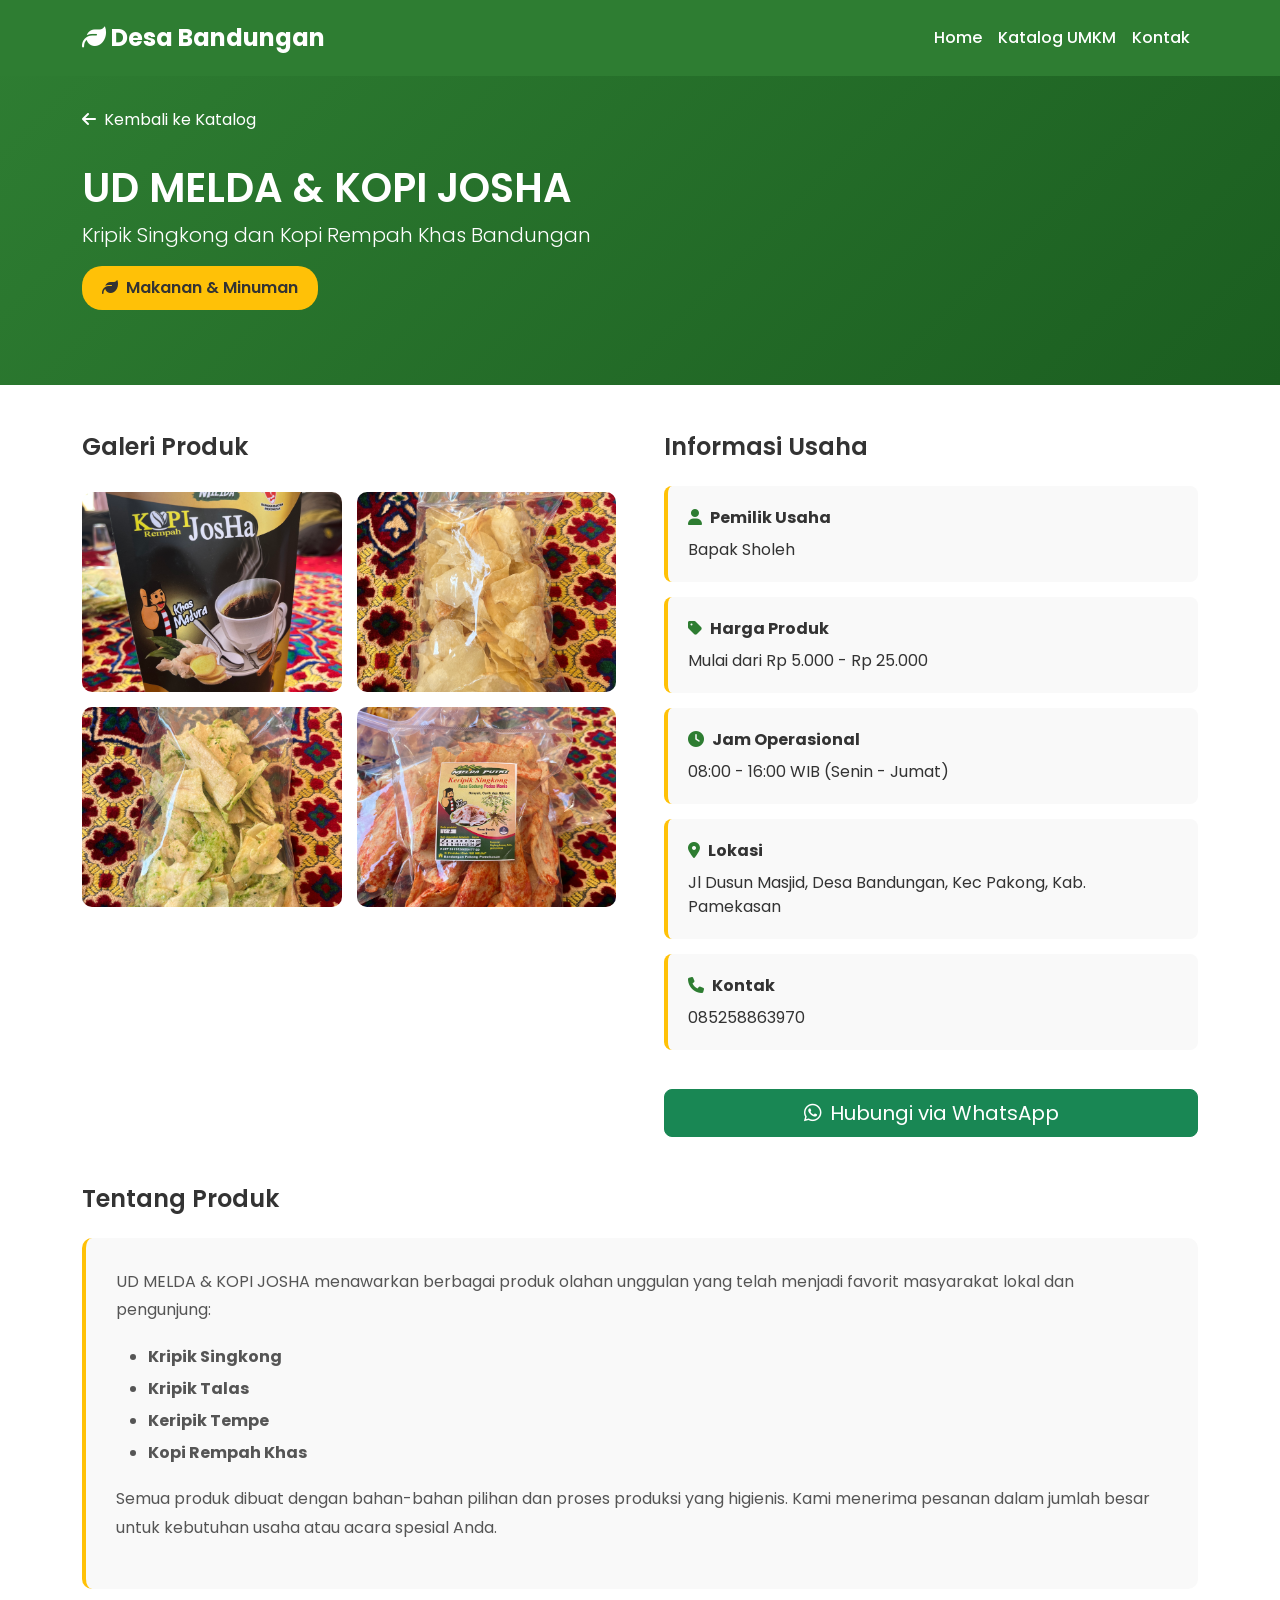
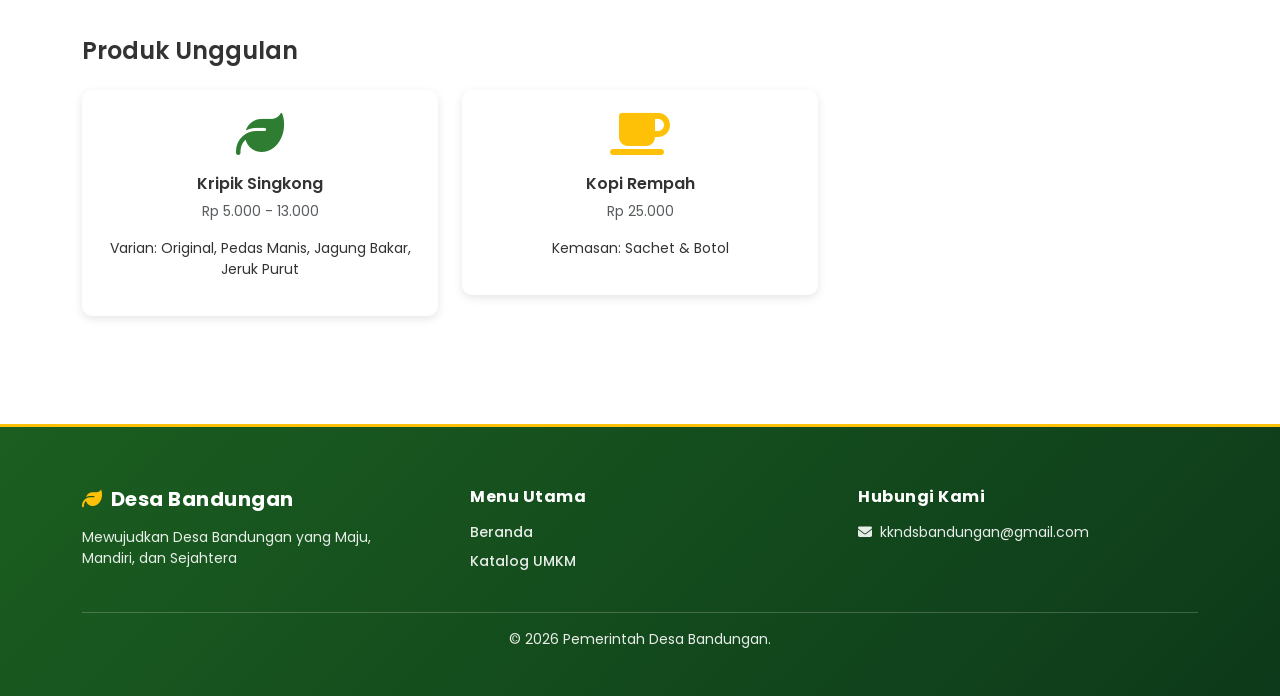
<file: umkm-melda-kopi.html>
<!DOCTYPE html>
<html lang="id">
<head>
    <meta charset="UTF-8">
    <meta name="viewport" content="width=device-width, initial-scale=1.0">
    <title>UD MELDA & KOPI JOSHA - Desa Bandungan</title>
    <meta name="description" content="Detail produk UD MELDA & KOPI JOSHA - Kripik Singkong dan Kopi Rempah dari Desa Bandungan">
    
    <!-- Google Fonts: Poppins -->
    <link rel="preconnect" href="https://fonts.googleapis.com">
    <link rel="preconnect" href="https://fonts.gstatic.com" crossorigin>
    <link href="https://fonts.googleapis.com/css2?family=Poppins:wght@300;400;500;600;700&display=swap" rel="stylesheet">
    
    <!-- Bootstrap 5 CSS -->
    <link href="https://cdn.jsdelivr.net/npm/bootstrap@5.3.2/dist/css/bootstrap.min.css" rel="stylesheet">
    
    <!-- Font Awesome -->
    <link rel="stylesheet" href="https://cdnjs.cloudflare.com/ajax/libs/font-awesome/6.4.2/css/all.min.css">
    
    <link rel="stylesheet" href="styles.css">
    <style>
        .detail-hero {
            background: linear-gradient(135deg, #2E7D32 0%, #1b5e20 100%);
            color: white;
            padding: 60px 0;
        }
        .product-gallery {
            display: grid;
            grid-template-columns: repeat(auto-fit, minmax(200px, 1fr));
            gap: 15px;
            margin: 30px 0;
        }
        .product-gallery img {
            width: 100%;
            height: 200px;
            object-fit: cover;
            border-radius: 10px;
            cursor: pointer;
            transition: transform 0.3s ease;
        }
        .product-gallery img:hover {
            transform: scale(1.05);
        }
        .info-card {
            background: #f9f9f9;
            border-left: 4px solid #FFC107;
            padding: 20px;
            border-radius: 8px;
            margin: 15px 0;
        }
        .badge-custom {
            background: #FFC107;
            color: #333;
            padding: 10px 20px;
            border-radius: 20px;
            font-weight: 600;
            display: inline-block;
            margin-bottom: 15px;
        }
    </style>
</head>
<body>
    <!-- Navbar -->
    <nav class="navbar navbar-expand-lg navbar-dark fixed-top" id="mainNav" style="background-color: #2E7D32;">
        <div class="container">
            <a class="navbar-brand" href="index.html"><i class="fas fa-leaf"></i> Desa Bandungan</a>
            <button class="navbar-toggler" type="button" data-bs-toggle="collapse" data-bs-target="#navbarNav">
                <span class="navbar-toggler-icon"></span>
            </button>
            <div class="collapse navbar-collapse" id="navbarNav">
                <ul class="navbar-nav ms-auto">
                    <li class="nav-item"><a class="nav-link" href="index.html#home">Home</a></li>
                    <li class="nav-item"><a class="nav-link" href="index.html#umkm">Katalog UMKM</a></li>
                    <li class="nav-item"><a class="nav-link" href="index.html#kontak">Kontak</a></li>
                </ul>
            </div>
        </div>
    </nav>

    <!-- Detail Hero -->
    <section class="detail-hero mt-5">
        <div class="container">
            <a href="index.html#umkm" class="text-white text-decoration-none mb-3 d-inline-block">
                <i class="fas fa-arrow-left me-2"></i>Kembali ke Katalog
            </a>
            <h1 class="mt-3 mb-2">UD MELDA & KOPI JOSHA</h1>
            <p class="lead">Kripik Singkong dan Kopi Rempah Khas Bandungan</p>
            <span class="badge-custom"><i class="fas fa-leaf me-2"></i>Makanan & Minuman</span>
        </div>
    </section>

    <!-- Detail Content -->
    <section class="py-5">
        <div class="container">
            <div class="row g-5">
                <!-- Galeri Produk -->
                <div class="col-lg-6">
                    <h4 class="mb-4">Galeri Produk</h4>
                    <div class="product-gallery">
                        <img src="img_umkm1\KopiJosha.jpeg" alt="Kripik Singkong">
                        <img src="img_umkm1\KripikTalas.jpeg" alt="Kripik Singkong">
                        <img src="img_umkm1\SingkongJerukPurut.jpeg" alt="Kripik Singkong">
                        <img src="img_umkm1\SingkongPedasManis.jpeg" alt="Kripik Singkong">
                    </div>
                </div>

                <!-- Informasi Detail -->
                <div class="col-lg-6">
                    <h4 class="mb-4">Informasi Usaha</h4>
                    
                    <div class="info-card">
                        <strong><i class="fas fa-user me-2" style="color: #2E7D32;"></i>Pemilik Usaha</strong>
                        <p class="mb-0 mt-2">Bapak Sholeh</p>
                    </div>

                    <div class="info-card">
                        <strong><i class="fas fa-tag me-2" style="color: #2E7D32;"></i>Harga Produk</strong>
                        <p class="mb-0 mt-2">Mulai dari Rp 5.000 - Rp 25.000</p>
                    </div>

                    <div class="info-card">
                        <strong><i class="fas fa-clock me-2" style="color: #2E7D32;"></i>Jam Operasional</strong>
                        <p class="mb-0 mt-2">08:00 - 16:00 WIB (Senin - Jumat)</p>
                    </div>

                    <div class="info-card">
                        <strong><i class="fas fa-map-marker-alt me-2" style="color: #2E7D32;"></i>Lokasi</strong>
                        <p class="mb-0 mt-2">Jl Dusun Masjid, Desa Bandungan, Kec Pakong, Kab. Pamekasan</p>
                    </div>

                    <div class="info-card">
                        <strong><i class="fas fa-phone me-2" style="color: #2E7D32;"></i>Kontak</strong>
                        <p class="mb-0 mt-2">085258863970</p>
                    </div>

                    <a href="https://wa.me/62852588639" target="_blank" class="btn btn-success btn-lg w-100 mt-4">
                        <i class="fab fa-whatsapp me-2"></i>Hubungi via WhatsApp
                    </a>
                </div>
            </div>

            <!-- Deskripsi Produk -->
            <div class="row mt-5">
                <div class="col-lg-12">
                    <h4 class="mb-4">Tentang Produk</h4>
                    <div style="background: #f9f9f9; padding: 30px; border-radius: 10px; border-left: 4px solid #FFC107;">
                        <p style="line-height: 1.8; color: #555;">
                            UD MELDA & KOPI JOSHA menawarkan berbagai produk olahan unggulan yang telah menjadi favorit masyarakat lokal dan pengunjung:
                        </p>
                        <ul style="line-height: 2; color: #555;">
                            <li><strong>Kripik Singkong</strong></li>
                            <li><strong>Kripik Talas</strong> </li>
                            <li><strong>Keripik Tempe</strong></li>
                            <li><strong>Kopi Rempah Khas</strong></li>
                        </ul>
                        <p style="line-height: 1.8; color: #555; margin-top: 15px;">
                            Semua produk dibuat dengan bahan-bahan pilihan dan proses produksi yang higienis. Kami menerima pesanan dalam jumlah besar untuk kebutuhan usaha atau acara spesial Anda.
                        </p>
                    </div>
                </div>
            </div>

            <!-- Rekomendasi Produk -->
            <div class="row mt-5">
                <div class="col-lg-12">
                    <h4 class="mb-4">Produk Unggulan</h4>
                    <div class="row g-4">
                        <div class="col-md-4">
                            <div style="background: white; border-radius: 10px; padding: 20px; text-align: center; box-shadow: 0 3px 10px rgba(0,0,0,0.1);">
                                <i class="fas fa-leaf fa-3x mb-3" style="color: #2E7D32;"></i>
                                <h6>Kripik Singkong</h6>
                                <p class="text-muted small">Rp 5.000 - 13.000</p>
                                <p class="small">Varian: Original, Pedas Manis, Jagung Bakar, Jeruk Purut</p>
                            </div>
                        </div>
                        <div class="col-md-4">
                            <div style="background: white; border-radius: 10px; padding: 20px; text-align: center; box-shadow: 0 3px 10px rgba(0,0,0,0.1);">
                                <i class="fas fa-coffee fa-3x mb-3" style="color: #FFC107;"></i>
                                <h6>Kopi Rempah</h6>
                                <p class="text-muted small">Rp 25.000</p>
                                <p class="small">Kemasan: Sachet & Botol</p>
                            </div>
                        </div>
                    </div>
                </div>
            </div>
        </div>
    </section>

    <!-- Footer -->
    <footer style="background: linear-gradient(135deg, #1b5e20 0%, #0d3a1a 100%); color: white; padding: 60px 0 30px; margin-top: 60px;">
        <div class="container">
            <div class="row g-5">
                <div class="col-lg-4">
                    <h5 class="mb-3"><i class="fas fa-leaf me-2" style="color: #FFC107;"></i>Desa Bandungan</h5>
                    <p class="small">Mewujudkan Desa Bandungan yang Maju, Mandiri, dan Sejahtera</p>
                </div>
                <div class="col-lg-4">
                    <h6 class="mb-3">Menu Utama</h6>
                    <ul class="list-unstyled small">
                        <li class="mb-2"><a href="index.html" style="color: white; text-decoration: none;">Beranda</a></li>
                        <li class="mb-2"><a href="index.html#umkm" style="color: white; text-decoration: none;">Katalog UMKM</a></li>
                    </ul>
                </div>
                <div class="col-lg-4">
                    <h6 class="mb-3">Hubungi Kami</h6>
                    <p class="small"><i class="fas fa-envelope me-2"></i>kkndsbandungan@gmail.com</p>
                </div>
            </div>
            <div class="text-center small mt-4 pt-3" style="border-top: 1px solid rgba(255,255,255,0.2);">
                <p>&copy; 2026 Pemerintah Desa Bandungan.</p>
            </div>
        </div>
    </footer>

    <script src="https://cdn.jsdelivr.net/npm/bootstrap@5.3.2/dist/js/bootstrap.bundle.min.js"></script>
</body>
</html>
</file>
<file: styles.css>
:root {
            --primary-color: #2E7D32; /* Hijau */
            --primary-dark: #1b5e20;
            --accent-color: #FFC107; /* Kuning Emas */
            --light-bg: #F5F5F5;     /* Abu-abu muda */
            --white: #FFFFFF;
            --text-dark: #333333;
            --text-muted: #6c757d;
        }

        body {
            font-family: 'Poppins', sans-serif;
            color: var(--text-dark);
            overflow-x: hidden;
            background-color: var(--white);
        }

        /* Typography & Utilities */
        h1, h2, h3, h4, h5, h6 { font-weight: 600; }
        .section-title {
            position: relative;
            margin-bottom: 50px;
            text-align: center;
            font-weight: 700;
            color: var(--primary-color);
        }
        .section-title::after {
            content: '';
            position: absolute;
            bottom: -15px;
            left: 50%;
            transform: translateX(-50%);
            width: 80px;
            height: 4px;
            background-color: var(--accent-color);
            border-radius: 2px;
        }
        .bg-light-alt { background-color: var(--light-bg); }
        .text-primary-custom { color: var(--primary-color); }
        
        /* Buttons */
        .btn-primary-custom {
            background-color: var(--primary-color);
            color: var(--white);
            border: none;
            padding: 10px 25px;
            border-radius: 30px;
            transition: all 0.2s ease;
            font-weight: 500;
        }
        .btn-primary-custom:hover {
            background-color: var(--primary-dark);
            color: var(--accent-color);
        }
        .btn-accent {
            background-color: var(--accent-color);
            color: var(--text-dark);
            border: none;
            padding: 10px 25px;
            border-radius: 30px;
            transition: all 0.2s ease;
            font-weight: 600;
        }
        .btn-accent:hover {
            background-color: #e0a800;
        }
        
        /* Whitespace & Padding */
        section { padding: 80px 0; }

        /* Navbar */
        .navbar {
            transition: background-color 0.3s ease;
            padding: 15px 0;
            background-color: var(--primary-color);
        }
        .navbar.scrolled {
            background-color: var(--white);
            box-shadow: 0 2px 10px rgba(0,0,0,0.1);
            padding: 10px 0;
        }
        .navbar-dark .navbar-nav .nav-link { color: var(--white); font-weight: 500; transition: all 0.3s ease; }
        .navbar-dark .navbar-nav .nav-link:hover { color: var(--accent-color); }
        .navbar-dark .navbar-nav .nav-link.active { color: var(--accent-color); border-bottom: 2px solid var(--accent-color); }
        .navbar.scrolled .navbar-nav .nav-link { color: var(--text-dark); }
        .navbar.scrolled .navbar-nav .nav-link:hover { color: var(--primary-color); }
        .navbar.scrolled .navbar-nav .nav-link.active { color: var(--primary-color); border-bottom: 2px solid var(--primary-color); }
        .navbar-brand { font-weight: 700; color: var(--white) !important; font-size: 1.5rem; }
        .navbar.scrolled .navbar-brand { color: var(--primary-color) !important; }
        .navbar.scrolled .navbar-toggler-icon { filter: invert(1); }
        
        /* Organisasi (Perangkat Desa) */
        #organisasi { position: relative; }
        .organisasi-header { margin-bottom: 60px; }
        .organisasi-header .section-title { margin-bottom: 20px; }
        
        /* Struktur hierarchy cards */
        .position-card {
            border: none;
            border-radius: 15px;
            overflow: hidden;
            transition: all 0.3s ease;
            background: var(--white);
            position: relative;
            display: flex;
            flex-direction: column;
            height: 100%;
            box-shadow: 0 5px 20px rgba(0,0,0,0.08);
        }
        .position-card:hover {
            transform: translateY(-8px);
            box-shadow: 0 15px 40px rgba(46, 125, 50, 0.15);
        }
        .position-card::before {
            content: '';
            position: absolute;
            top: 0;
            left: 0;
            right: 0;
            height: 4px;
            background: linear-gradient(90deg, var(--accent-color), var(--primary-color));
        }
        
        .position-card-header {
            padding: 30px 20px 20px;
            text-align: center;
        }
        .position-card-img {
            width: 110px;
            height: 110px;
            margin: 0 auto 15px;
            border-radius: 50%;
            border: 3px solid var(--accent-color);
            overflow: hidden;
            display: flex;
            align-items: center;
            justify-content: center;
            background: linear-gradient(135deg, #f5f5f5, #efefef);
            box-shadow: 0 5px 15px rgba(0,0,0,0.1);
        }
        .position-card-img img { width: 100%; height: 100%; object-fit: cover; }
        
        .position-card-body {
            padding: 0 20px 20px;
            flex-grow: 1;
            display: flex;
            flex-direction: column;
            justify-content: space-between;
        }
        .position-title {
            font-weight: 700;
            color: var(--primary-color);
            font-size: 1.1rem;
            margin-bottom: 5px;
        }
        .position-name {
            font-weight: 600;
            color: var(--text-dark);
            font-size: 0.95rem;
            margin-bottom: 10px;
        }
        .position-badge {
            display: inline-block;
            background: var(--accent-color);
            color: var(--text-dark);
            padding: 6px 14px;
            border-radius: 20px;
            font-size: 0.8rem;
            font-weight: 600;
            margin-top: 10px;
        }
        
        /* Kepala Desa (chief) - larger card */
        .kepala-desa-card {
            position: relative;
            transform: scale(1);
        }
        .kepala-desa-card .position-card-img {
            width: 140px;
            height: 140px;
            border: 4px solid var(--primary-color);
        }
        .kepala-desa-card .position-title {
            font-size: 1.3rem;
        }
        .kepala-desa-card .position-badge {
            background: linear-gradient(135deg, var(--primary-color), var(--primary-dark));
            color: var(--white);
        }
        
        /* Sekretaris - medium card */
        .sekretaris-card .position-card-img {
            width: 120px;
            height: 120px;
        }
        .sekretaris-card .position-title {
            font-size: 1.15rem;
        }
        
        /* Perangkat cards - equal size */
        .perangkat-card { }
        
        /* Hierarchy lines/dividers */
        .organisasi-section-title {
            text-align: center;
            font-size: 0.9rem;
            font-weight: 600;
            color: var(--primary-color);
            margin: 40px 0 20px;
            position: relative;
            padding: 15px 0;
        }
        .organisasi-section-title::before,
        .organisasi-section-title::after {
            content: '';
            position: absolute;
            top: 50%;
            width: 30px;
            height: 2px;
            background: var(--accent-color);
        }
        .organisasi-section-title::before { left: 0; }
        .organisasi-section-title::after { right: 0; }
        
        /* Hero Section */
        .hero {
            margin-top: 60px; /* Offset for navbar */
            height: calc(100vh - 60px);
            min-height: 500px;
            background: linear-gradient(rgba(38, 88, 40, 0.8), rgba(0, 0, 0, 0.7)), url('./Pakong dari atas .jpeg') center/cover no-repeat;
            display: flex;
            align-items: center;
            text-align: center;
            color: var(--white);
        }
        .hero h1 { font-size: 3.5rem; font-weight: 700; margin-bottom: 20px; }
        .hero p { font-size: 1.2rem; margin-bottom: 30px; }
        
        /* Statistics */
        .stats-box {
            background: var(--white);
            padding: 30px;
            border-radius: 10px;
            border: 1px solid #e0e0e0;
            transform: translateY(-40px);
            position: relative;
            z-index: 10;
        }
        .stat-item i { font-size: 2rem; color: var(--accent-color); margin-bottom: 10px; }
        .stat-item h3 { font-size: 1.8rem; color: var(--primary-color); font-weight: 700; margin-bottom: 0; }

        /* General Card Styles (Simplified Hover) */
        .hover-card {
            border: 1px solid #eaeaea;
            border-radius: 10px;
            overflow: hidden;
            transition: transform 0.2s ease, box-shadow 0.2s ease;
            background: var(--white);
            height: 100%;
            display: flex;
            flex-direction: column;
        }
        .hover-card:hover {
            transform: translateY(-3px);
            box-shadow: 0 5px 15px rgba(0,0,0,0.08);
        }
        .hover-card > div:last-child {
            flex: 1;
            display: flex;
            flex-direction: column;
            justify-content: space-between;
        }
        .hover-card .btn {
            margin-top: auto !important;
        }

        /* Profil Desa */
        .profil-img { border-radius: 10px; }
        .visi-misi-card { border-left: 4px solid var(--accent-color); padding: 20px; background: var(--light-bg); border-radius: 8px; }

        /* Responsive utilities for 5-column layout */
        @media (min-width: 992px) {
            .col-lg-2-5 { flex: 0 0 calc(20% - 12.8px); max-width: calc(20% - 12.8px); }
        }
        @media (max-width: 991.98px) {
            .col-lg-2-5 { flex: 0 0 calc(33.333% - 10.67px); max-width: calc(33.333% - 10.67px); }
        }
        
        /* Layanan */
        .layanan-icon {
            width: 60px; height: 60px;
            background: var(--light-bg);
            color: var(--primary-color);
            border-radius: 50%;
            display: flex; align-items: center; justify-content: center;
            font-size: 1.5rem; margin: 0 auto 15px;
        }

        /* UMKM */
        .umkm-img-wrapper { height: 200px; overflow: hidden; position: relative; }
        .umkm-img-wrapper img { width: 100%; height: 100%; object-fit: cover; }
        .category-badge { position: absolute; top: 10px; right: 10px; background: var(--accent-color); color: var(--text-dark); padding: 4px 12px; border-radius: 4px; font-size: 0.8rem; font-weight: 600; }
        .product-card .product-price { color: var(--primary-color); font-weight: 700; font-size: 1rem; }
        .product-card .product-meta { color: var(--text-muted); font-size: 0.9rem; }
        
        /* Galeri */
        .gallery-item {
            cursor: pointer;
            border-radius: 8px;
            overflow: hidden;
        }
        .gallery-item img { width: 100%; height: 200px; object-fit: cover; transition: opacity 0.2s; }
        .gallery-item:hover img { opacity: 0.8; }

        /* Berita Detail */
        .news-detail-hero {
            margin-top: 60px;
            padding: 100px 0 70px;
            background: linear-gradient(135deg, rgba(46,125,50,0.95), rgba(27,94,32,0.95));
            color: var(--white);
        }
        .news-detail-card {
            border-radius: 20px;
            overflow: hidden;
            box-shadow: 0 12px 30px rgba(0,0,0,0.12);
        }
        .news-detail-card img {
            display: block;
        }

        /* Footer */
        footer { 
            background: linear-gradient(135deg, var(--primary-dark) 0%, #0d3a1a 100%);
            color: var(--white);
            padding: 60px 0 30px;
            border-top: 3px solid var(--accent-color);
            position: relative;
        }
        footer h5, footer h6 { color: var(--white); font-weight: 700; letter-spacing: 0.5px; }
        footer p, footer ul { color: var(--white); opacity: 0.9; }
        footer a { color: var(--white); text-decoration: none; transition: all 0.3s ease; font-weight: 500; }
        footer a:hover { 
            color: var(--accent-color); 
            transform: translateX(5px);
            text-decoration: none;
        }
        footer ul li { transition: all 0.2s ease; }
        footer ul li:hover { margin-left: 8px; }
        
        .social-links a {
            display: inline-flex; 
            width: 40px; height: 40px;
            background: rgba(255,255,255,0.15); 
            border-radius: 50%;
            align-items: center; 
            justify-content: center;
            margin-right: 12px;
            transition: all 0.3s ease;
            color: var(--white);
            border: 1px solid rgba(255,255,255,0.2);
        }
        .social-links a:hover { 
            background: var(--accent-color); 
            color: var(--primary-dark); 
            transform: translateY(-3px);
            border-color: var(--accent-color);
        }
        
        footer .border-top { border-top-color: rgba(255,255,255,0.2) !important; }

        /* Back to Top */
        #backToTop {
            position: fixed; bottom: 30px; right: 30px;
            width: 45px; height: 45px;
            background: var(--accent-color); color: var(--primary-dark);
            border-radius: 4px; display: flex; align-items: center; justify-content: center;
            font-size: 1.2rem; cursor: pointer;
            opacity: 0; visibility: hidden; transition: 0.2s;
            z-index: 1000;
        }
        #backToTop.show { opacity: 1; visibility: visible; }

        /* Lightbox Image Styles */
        #lightboxImage { max-height: 85vh; object-fit: contain; }
</file>
